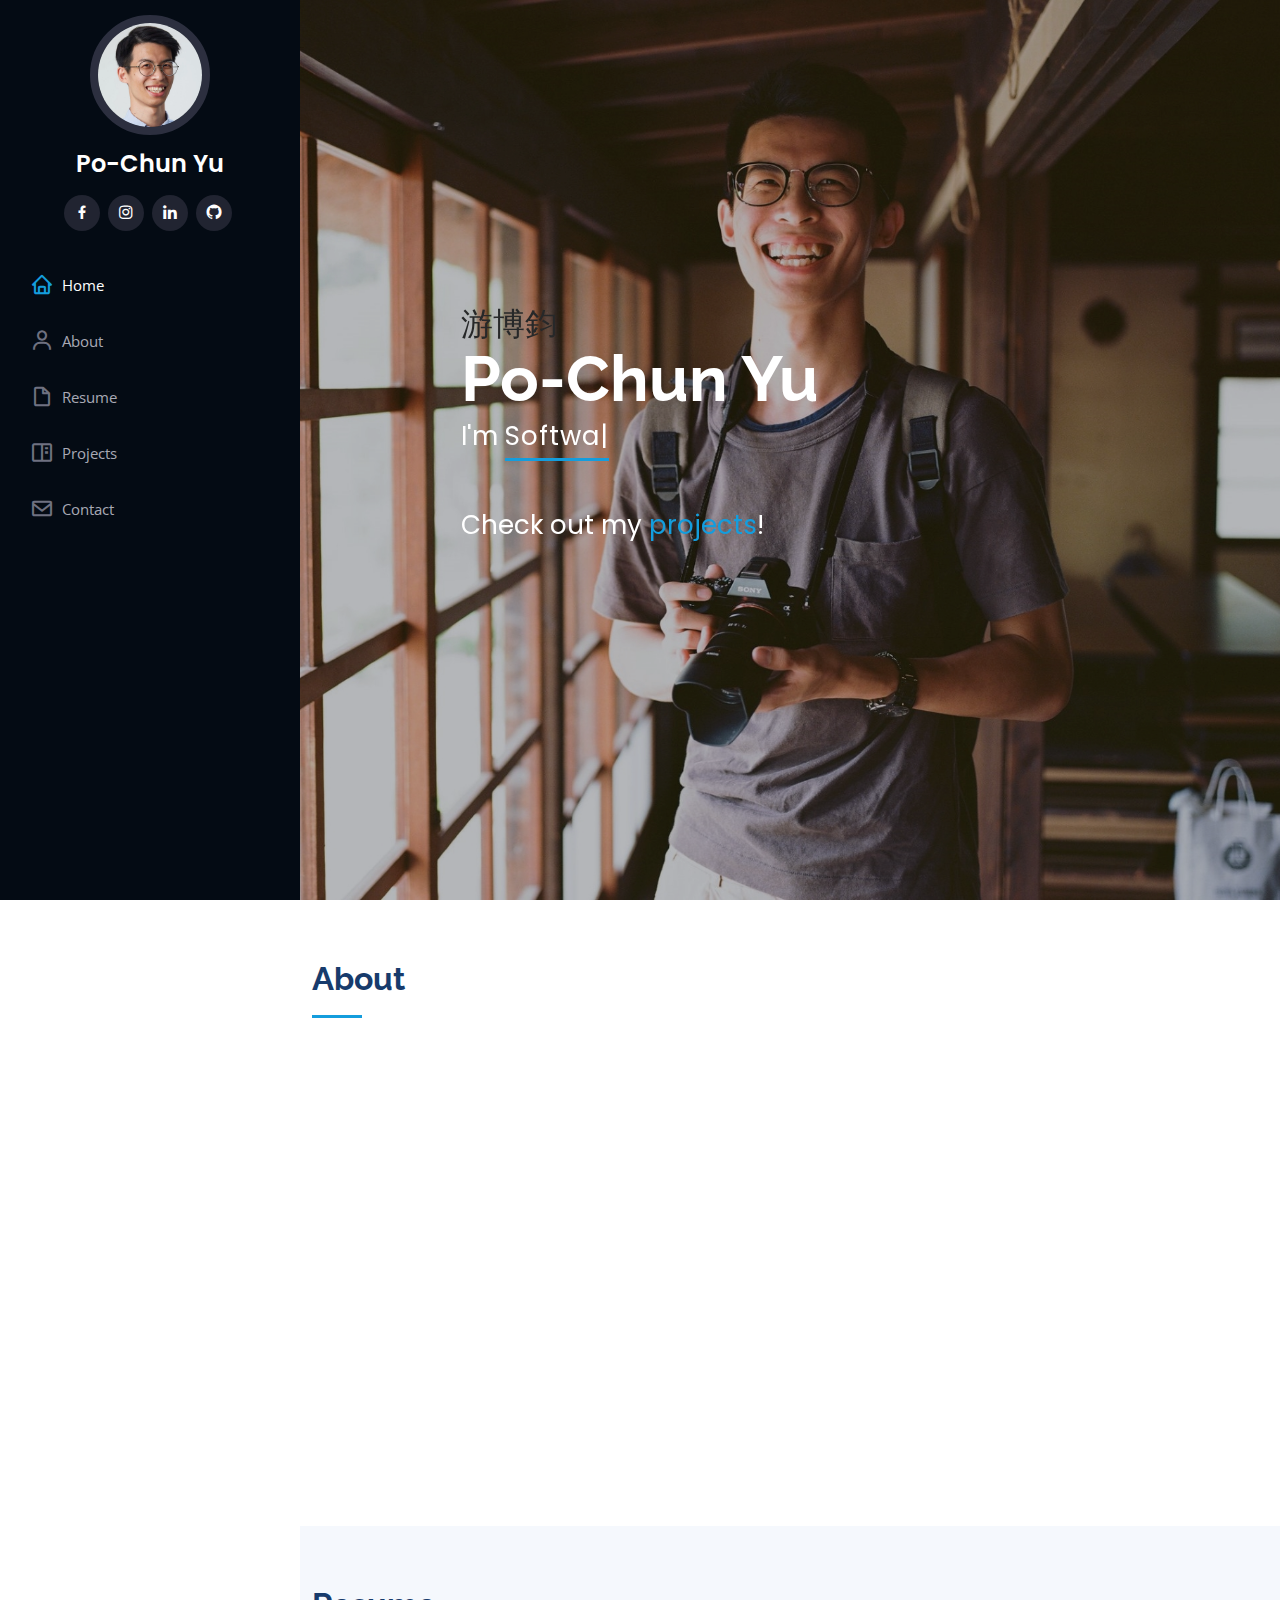
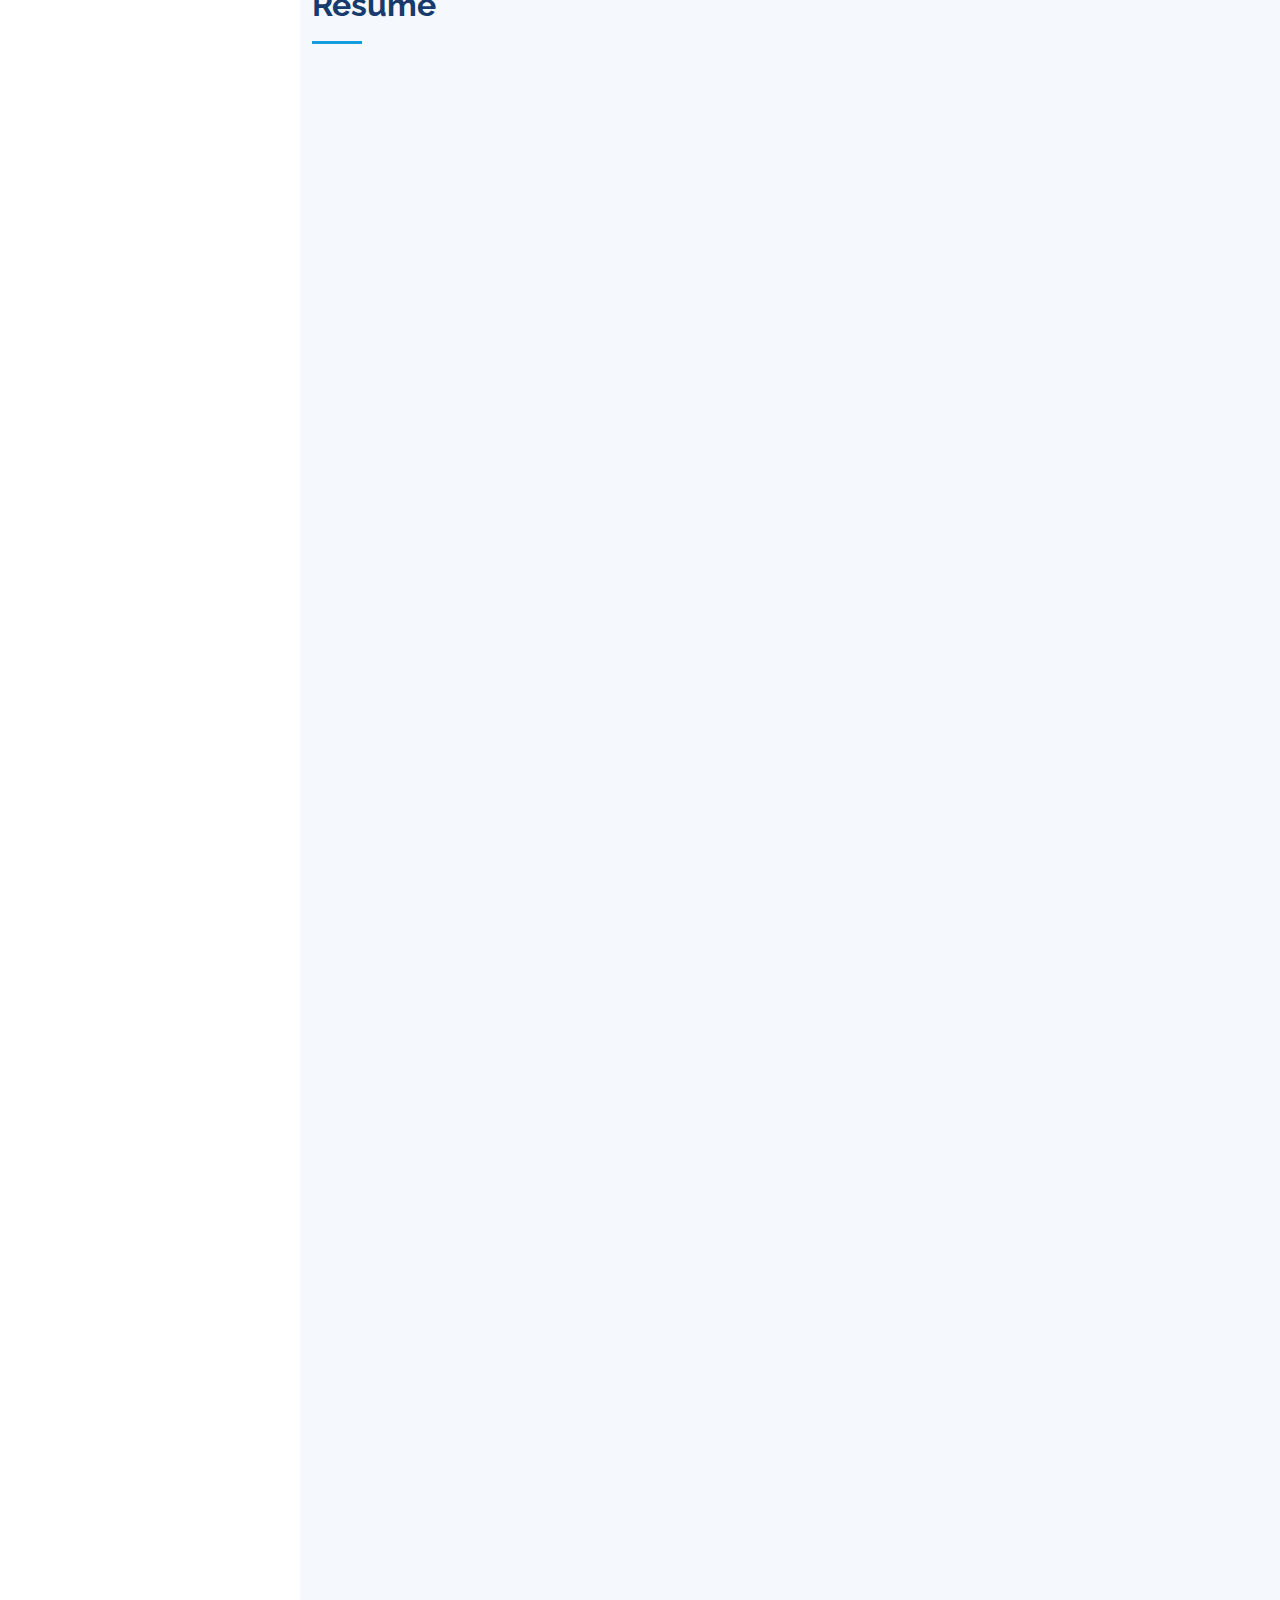
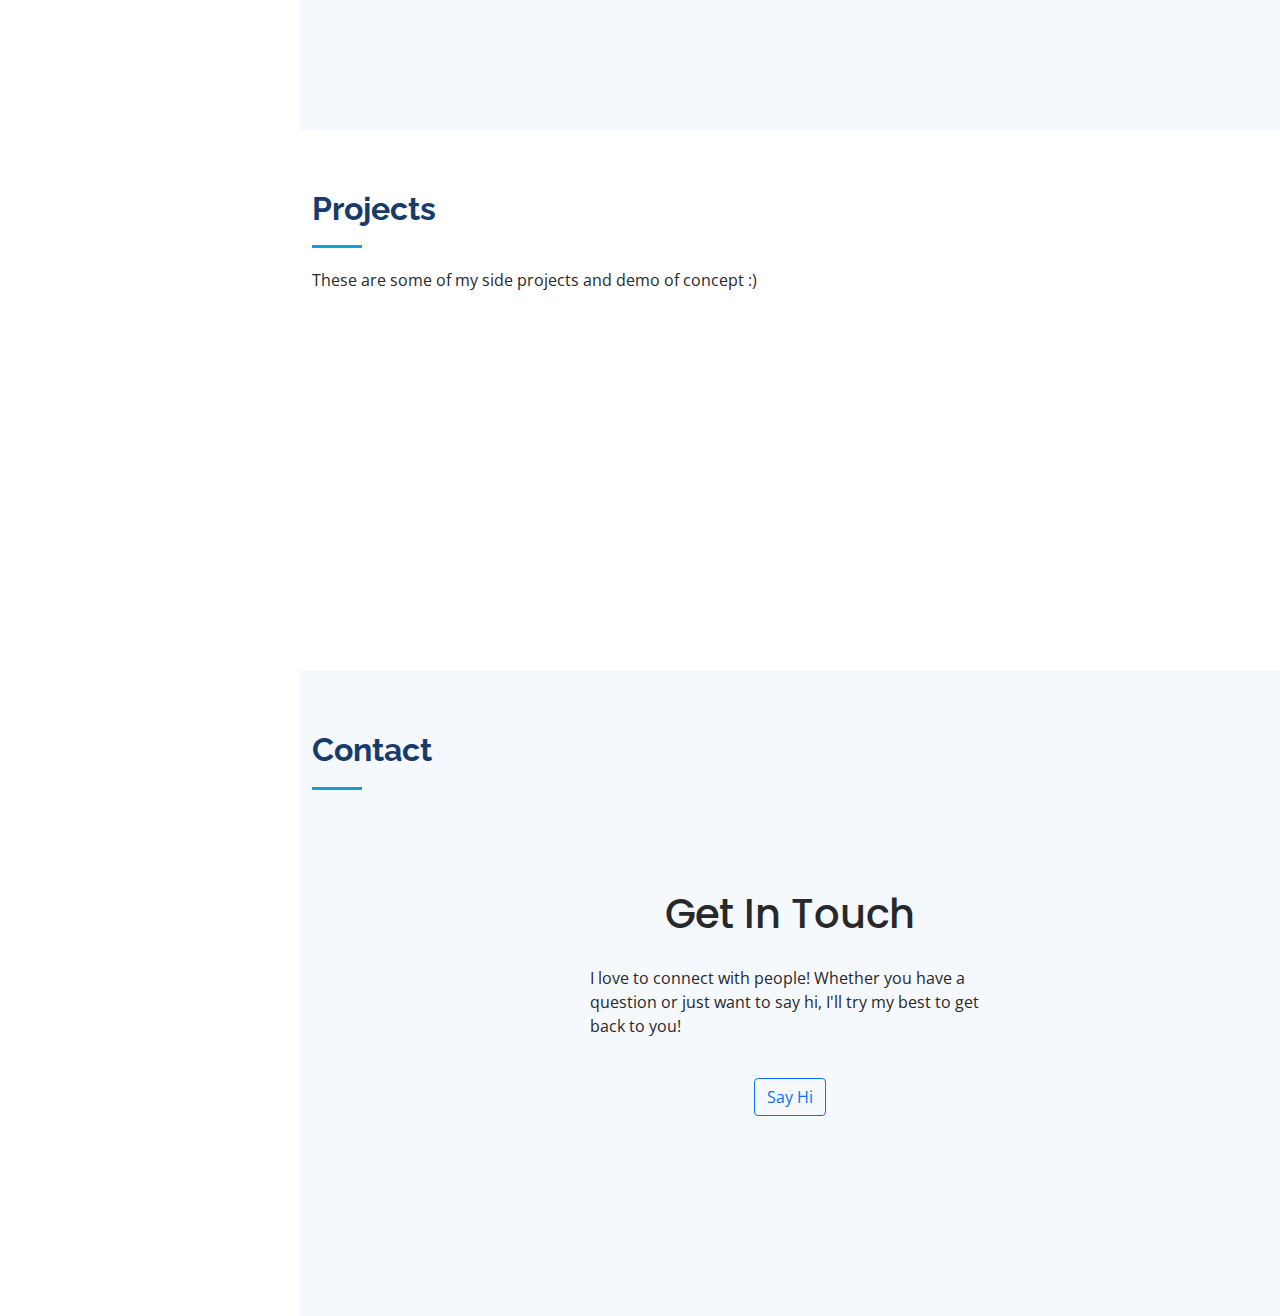
<file: index.html>
<!DOCTYPE html>
<html lang="en">

<head>
  <meta charset="utf-8">
  <meta content="width=device-width, initial-scale=1.0" name="viewport">

  <title>Hello, I am Po-Chun Yu</title>
  <meta content="" name="description">
  <meta content="" name="keywords">

  <!-- jQuery-->
  <script src="https://ajax.googleapis.com/ajax/libs/jquery/3.6.0/jquery.min.js"></script>

  <!-- Favicons -->
  <link href="assets/img/favicon.png" rel="icon">
  <link href="assets/img/apple-touch-icon.png" rel="apple-touch-icon">

  <!-- Google Fonts -->
  <link href="https://fonts.googleapis.com/css?family=Open+Sans:300,300i,400,400i,600,600i,700,700i|Raleway:300,300i,400,400i,500,500i,600,600i,700,700i|Poppins:300,300i,400,400i,500,500i,600,600i,700,700i" rel="stylesheet">
  <link href="https://fonts.googleapis.com/css2?family=Noto+Sans+TC:wght@500&display=swap" rel="stylesheet">

  <!-- Vendor CSS Files -->
  <link href="assets/vendor/aos/aos.css" rel="stylesheet">
  <link href="assets/vendor/bootstrap/css/bootstrap.min.css" rel="stylesheet">
  <link href="assets/vendor/bootstrap-icons/bootstrap-icons.css" rel="stylesheet">
  <link href="assets/vendor/boxicons/css/boxicons.min.css" rel="stylesheet">
  <link href="assets/vendor/glightbox/css/glightbox.min.css" rel="stylesheet">
  <link href="assets/vendor/swiper/swiper-bundle.min.css" rel="stylesheet">

  <!-- Template Main CSS File -->
  <link href="assets/css/style.css" rel="stylesheet">
  <!-- Loader CSS File -->
  <link href="assets/css/loader.css" rel="stylesheet">


  <!-- Global site tag (gtag.js) - Google Analytics -->
  <script async src="https://www.googletagmanager.com/gtag/js?id=G-JDWPZYNEE0"></script>
  <script>
    window.dataLayer = window.dataLayer || [];
    function gtag(){dataLayer.push(arguments);}
    gtag('js', new Date());

    gtag('config', 'G-JDWPZYNEE0');
  </script>
</head>

<body>
  <!-- Loader -->
  <div class="loader-wrapper">
    <span class="loader"><span class="loader-inner"></span></span>
  </div>
  <script>
      $(window).on("load",function(){
        $(".loader-wrapper").fadeOut("slow");
      });
  </script>

  <!-- ======= Mobile nav toggle button ======= -->
  <i class="bi bi-list mobile-nav-toggle d-xl-none"></i>

  <!-- ======= Header ======= -->
  <header id="header">
    <div class="d-flex flex-column">

      <div class="profile">
        <img src="assets/img/profile-img.webp" alt="" class="img-fluid rounded-circle">
        <h1 class="text-light text-center"><a href="index.html">Po-Chun Yu</a></h1>
        <div class="social-links mt-3 text-center">
          <a href="https://www.facebook.com/alan0428a/" target="_blank" class="facebook"><i class="bx bxl-facebook"></i></a>
          <a href="https://www.instagram.com/fujicat39/" class="instagram"><i class="bx bxl-instagram"></i></a>
          <a href="https://www.linkedin.com/in/pochunyu/" target="_blank" class="linkedin"><i class="bx bxl-linkedin"></i></a>
          <a href="https://github.com/alan0428a/" target="_blank" class="github"><i class="bx bxl-github"></i></a>          
        </div>
      </div>

      <nav id="navbar" class="nav-menu navbar">
        <ul>
          <li><a href="#hero" class="nav-link scrollto active"><i class="bx bx-home"></i> <span>Home</span></a></li>
          <li><a href="#about" class="nav-link scrollto"><i class="bx bx-user"></i> <span>About</span></a></li>
          <li><a href="#resume" class="nav-link scrollto"><i class="bx bx-file-blank"></i> <span>Resume</span></a></li>
          <li><a href="#portfolio" class="nav-link scrollto"><i class="bx bx-book-content"></i> <span>Projects</span></a></li>
          <li><a href="#contact" class="nav-link scrollto"><i class="bx bx-envelope"></i> <span>Contact</span></a></li>
        </ul>
      </nav><!-- .nav-menu -->
    </div>
  </header><!-- End Header -->

  <!-- ======= Hero Section ======= -->
  <section id="hero" class="d-flex flex-column justify-content-center align-items-center">
    <div class="hero-container" data-aos="fade-in">
      <h2>游博鈞</h2>
      <h1>Po-Chun Yu</h1>
      <p>I'm <span class="typed" data-typed-items="Software Developer, Doer, Photographer"></span></p>
      <p>Check out my <a href="#portfolio">projects</a>!</p>
    </div>
  </section><!-- End Hero -->

  <main id="main">

    <!-- ======= About Section ======= -->
    <section id="about" class="about">
      <div class="container">
        <div class="section-title">
          <h2>About</h2>          
        </div>

        <div class="row">          
            <div class="col-lg-4" data-aos="fade-right">
              <img src="assets/img/profile-img.webp" class="img-fluid" alt="">
            </div>
            <div class="col-lg-8 pt-4 pt-lg-0 content" style="width: 500px;" data-aos="fade-left">
              <h3>Software Developer</h3>
              <p>Hi, I am a software developer with 5+ years of experience from Taiwan. I am always passionate to roll up my sleeves to build software that solves <strong>real-world</strong> problems.</p>
              <p>I have worked at 
                <a href="https://en.smasoft-tech.com/" target="_blank">a start-up</a>, 
                <a href="https://www.hidglobal.com/" target="_blank">a multinational company</a>. 
                My main focus is building <strong>smart manufacturing</strong> systems, that help companies achieve
                <strong>digital transformation</strong>.
              </p>
              <p>
                Here are a few technologies I've been working with recently:
                <div class="row">
                  <div class="col-lg-6">
                    <ul>
                      <li><i class="bi bi-chevron-right"></i> <span>C#</span></li>
                      <li><i class="bi bi-chevron-right"></i> <span>ASP .NET Core</span></li>
                      <li><i class="bi bi-chevron-right"></i> <span>React.js</span></li>
                      <li><i class="bi bi-chevron-right"></i> <span>Docker</span></li>
                    </ul>
                  </div>
                  <div class="col-lg-6">
                    <ul>
                      <li><i class="bi bi-chevron-right"></i> <span>MySQL</span></li>
                      <li><i class="bi bi-chevron-right"></i> <span>RabbitMQ</span></li>
                      <li><i class="bi bi-chevron-right"></i> <span>Jenkins</span></li>
                      <li><i class="bi bi-chevron-right"></i> <span>Azure</span></li>
                    </ul>
                  </div>
                </div>
              </p>
            </div>
        </div>


      </div>
    </section><!-- End About Section -->    

    <!-- ======= Resume Section ======= -->
    <section id="resume" class="resume section-bg">
      <div class="container">

        <div class="section-title">
          <h2>Resume</h2>
        </div>

        <div class="row">
          <div class="col-lg-6" data-aos="fade-up">
            <h3 class="resume-title">Sumary</h3>
            <div class="resume-item pb-0">
              <h4>Po Chun, Yu</h4>
              <p><em>Innovative and passionate Software Developer with 5+ years of experience building and developing smart manufacturing systems.</em></p>
              <ul>
                <li>Taipei, Taiwan</li>
                <li>pochun.yu.alan@gmail.com</li>
              </ul>
            </div>

            <h3 class="resume-title">Education</h3>
            <div class="resume-item">
              <h4>Bachelor of Science in Mechatronics</h4>
              <h5>2011 - 2016</h5>
              <p><em>National Cheng Kung University, Tainan, Taiwan</em></p>
              <li>Final 60 GPA: 3.8/4.0</li>
              <li>Honor: Academic Excellence Award(Top 5%)</li>
            </div>
            <div class="resume-item">
              <h4>Student Exchange Program</h4>
              <h5>2015 - 2015</h5>
              <p><em>Queensland University of Technology, Brisbane, Australia</em></p>
              <p>Collaborated in developing Festo PLC pneumatic control system in a team of 3 students</p>
            </div>
          </div>
          <div class="col-lg-6" data-aos="fade-up" data-aos-delay="100">
            <h3 class="resume-title">Professional Experience</h3>
            <div class="resume-item">
              <h4>Senior software Engineer</h4>
              <h5>2020 - Present</h5>
              <p><em>HID Global, Taipei, Taiwan </em></p>
              <ul>
                <li>Built Real-Time WebUI to show manufacturing statistics, e.g., UPH and yield rate. The system has process 120k units in the mass-production stage</li>
                <li>Built Production Server which parses logs from test stations in production lines. Reduced data latency from 1 day to 3 minutes</li>
                <li>Built scalable services by Docker, Actor Framework, Blazor, and EF Core</li>
                <li>Built the tunning and data collection tool with intuitive UI for capacitive fingerprint devices using WPF with MVVM pattern</li>
              </ul>
            </div>
            <div class="resume-item">
              <h4>Software development lead</h4>
              <h5>2019 - 2020</h5>
              <p><em>Smasoft, Taipei, Taiwan</em></p>
              <ul>
                <li>Mentored junior developers in OKR practices. Having experience of leading a team of 3</li>
                <li>Built manufacturing process control system (about 30 machines) and records data to database(MSSQL) by ASP .Net Core and Blazor. The system has also integrated with 3rd party's MES</li>
                <li>Built CI/CD system on GitLab and establish issue-driven development flow which enhances the software team's development speed</li>
                <li>Improved software delivery by migrating from Windows Installer to Microsoft Azure Blob Service, which allows users to upgrade or downgrade software smoothly</li>
              </ul>
            </div>
            <div class="resume-item">
              <h4>Senior software application engineer</h4>
              <h5>2017 - 2019</h5>
              <p><em>Smasoft, Taipei, Taiwan</em></p>
              <ul>
                <li>Developed robotic arm auto-recovery feature, that reduced downtime by 80%</li>
                <li>Led robotic arm control software development which integrated machine vision with multiple robotic arms (ABB, Epson, Denso, TM...)</li>
                <li>Completed 3/9 stands in a production line automation project by robotic arm control and machine vision at USI Kunshan, China</li>
              </ul>
            </div>
            <div class="resume-item">
              <h4>Software Engineer</h4>
              <h5>2016 - 2017</h5>
              <p><em>Himax, Tainan, Taiwan</em></p>
              <ul>
                <li>Conducted C# software development which integrates previous software for internal debugging and factory end testing. It allows the firmware team and FAE to observe and tune IC performance</li>
              </ul>
            </div>
          </div>
        </div>

      </div>
    </section><!-- End Resume Section -->

    <!-- ======= Portfolio Section ======= -->
    <section id="portfolio" class="portfolio">
      <div class="container">

        <div class="section-title">
          <h2>Projects</h2>
          <p>These are some of my side projects and demo of concept :)</p>
        </div>

        <div class="row" data-aos="fade-up">
          <div class="col-lg-12 d-flex justify-content-center">
            <ul id="portfolio-flters">
              <li data-filter="*" class="filter-active">All</li>
              <li data-filter=".filter-manufacturing">Manufacturing</li>
              <li data-filter=".filter-robotic">Robotic</li>
              <li data-filter=".filter-web">Web</li>
            </ul>
          </div>
        </div>

        <div class="row portfolio-container" data-aos="fade-up" data-aos-delay="100">

          <div class="col-lg-4 col-md-6 portfolio-item filter-manufacturing filter-web">
            <div class="portfolio-wrap">
              <div>
                <img src="assets/img/portfolio/smart-factory/production-server-1.webp" class="img-fluid" alt="">
              </div>              
              <div class="portfolio-title">Smart Factory Dashboard</div>
              <div class="portfolio-links">
                <a href="projects/smart-factory.html" title="More Details"><i class="bx bx-link"></i></a>
              </div>
            </div>
          </div>

          <div class="col-lg-4 col-md-6 portfolio-item filter-robotic filter-manufacturing">
            <div class="portfolio-wrap">
              <img src="assets/img/portfolio/agv-ros2/nav-cover.webp" class="img-fluid" alt="">
              <div class="portfolio-title">AGV Control System</div>
              <div class="portfolio-links">
                <a href="projects/agv-ros2.html" title="More Details"><i class="bx bx-link"></i></a>
              </div>
            </div>
          </div>

          <div class="col-lg-4 col-md-6 portfolio-item filter-web">
            <div class="portfolio-wrap">
              <img src="assets/img/portfolio/master-app/masterapp-1.webp" class="img-fluid" alt="">
              <div class="portfolio-title">Master Application Query</div>
              <div class="portfolio-links">
                <a href="projects/master-app.html" title="More Details"><i class="bx bx-link"></i></a>
              </div>
            </div>
          </div>
        </div>

      </div>
    </section><!-- End Portfolio Section -->

    <!-- ======= Contact Section ======= -->
    <section id="contact" class="contact section-bg">
      <div class="container">

        <div class="section-title">
          <h2>Contact</h2>
        </div>

        <div class="d-flex  flex-column content">
          <h3>Get In Touch</h3>
          <p>
            I love to connect with people! Whether you have a question or just want to say hi, I'll try my best to get back to you!
          </p>
          <a type="button" class="btn btn-outline-primary btn-send-mail" href="mailto:pochun.yu.alan@gmail.com" rel="noopener noreferrer" target="_blank">Say Hi</a>
        </div>

      </div>
    </section><!-- End Contact Section -->

  </main><!-- End #main -->

  <!-- ======= Footer ======= -->
  <footer id="footer">
    <div class="container">
    </div>
  </footer><!-- End  Footer -->

  <a href="#" class="back-to-top d-flex align-items-center justify-content-center"><i class="bi bi-arrow-up-short"></i></a>

  <!-- Vendor JS Files -->
  <script src="assets/vendor/aos/aos.js"></script>
  <script src="assets/vendor/bootstrap/js/bootstrap.bundle.min.js"></script>
  <script src="assets/vendor/glightbox/js/glightbox.min.js"></script>
  <script src="assets/vendor/isotope-layout/isotope.pkgd.min.js"></script>
  <script src="assets/vendor/purecounter/purecounter.js"></script>
  <script src="assets/vendor/swiper/swiper-bundle.min.js"></script>
  <script src="assets/vendor/typed.js/typed.min.js"></script>
  <script src="assets/vendor/waypoints/noframework.waypoints.js"></script>

  <!-- Template Main JS File -->
  <script src="assets/js/main.js"></script>
</body>

</html>
</file>
<file: assets/css/loader.css>
.loader-wrapper {
    width: 100%;
    height: 100%;
    position: absolute;
    top: 0;
    left: 0;
    background-color: #242f3f;
    display:flex;
    justify-content: center;
    align-items: center;
  }
  .loader {
    display: inline-block;
    width: 30px;
    height: 30px;
    position: relative;
    border: 4px solid #Fff;
    animation: loader 2s infinite ease;
  }
  .loader-inner {
    vertical-align: top;
    display: inline-block;
    width: 100%;
    background-color: #fff;
    animation: loader-inner 2s infinite ease-in;
  }
  @keyframes loader {
    0% { transform: rotate(0deg);}
    25% { transform: rotate(180deg);}
    50% { transform: rotate(180deg);}
    75% { transform: rotate(360deg);}
    100% { transform: rotate(360deg);}
  }
  @keyframes loader-inner {
    0% { height: 0%;}
    25% { height: 0%;}
    50% { height: 100%;}
    75% { height: 100%;}
    100% { height: 0%;}
  }
</file>
<file: assets/css/style.css>
/**
* Template Name: iPortfolio - v3.3.0
* Template URL: https://bootstrapmade.com/iportfolio-bootstrap-portfolio-websites-template/
* Author: BootstrapMade.com
* License: https://bootstrapmade.com/license/
*/

/*--------------------------------------------------------------
# General
--------------------------------------------------------------*/
body {
  font-family: "Open Sans", sans-serif;
  color: #272829;
}

a {
  color: #149ddd;
  text-decoration: none;
}

a:hover {
  color: #37b3ed;
  text-decoration: none;
}

h1, h2, h3, h4, h5, h6 {
  font-family: "Raleway", sans-serif;
}

/*--------------------------------------------------------------
# Back to top button
--------------------------------------------------------------*/
.back-to-top {
  position: fixed;
  visibility: hidden;
  opacity: 0;
  right: 15px;
  bottom: 15px;
  z-index: 996;
  background: #149ddd;
  width: 40px;
  height: 40px;
  border-radius: 50px;
  transition: all 0.4s;
}

.back-to-top i {
  font-size: 28px;
  color: #fff;
  line-height: 0;
}

.back-to-top:hover {
  background: #2eafec;
  color: #fff;
}

.back-to-top.active {
  visibility: visible;
  opacity: 1;
}

/*--------------------------------------------------------------
# Header
--------------------------------------------------------------*/
#header {
  position: fixed;
  top: 0;
  left: 0;
  bottom: 0;
  width: 300px;
  transition: all ease-in-out 0.5s;
  z-index: 9997;
  transition: all 0.5s;
  padding: 0 15px;
  background: #040b14;
  overflow-y: auto;
}

#header .profile img {
  margin: 15px auto;
  display: block;
  width: 120px;
  border: 8px solid #2c2f3f;
}

#header .profile h1 {
  font-size: 24px;
  margin: 0;
  padding: 0;
  font-weight: 600;
  -moz-text-align-last: center;
  text-align-last: center;
  font-family: "Poppins", sans-serif;
}

#header .profile h1 a, #header .profile h1 a:hover {
  color: #fff;
  text-decoration: none;
}

#header .profile .social-links a {
  font-size: 18px;
  display: inline-block;
  background: #212431;
  color: #fff;
  line-height: 1;
  padding: 8px 0;
  margin-right: 4px;
  border-radius: 50%;
  text-align: center;
  width: 36px;
  height: 36px;
  transition: 0.3s;
}

#header .profile .social-links a:hover {
  background: #149ddd;
  color: #fff;
  text-decoration: none;
}

#main {
  margin-left: 300px;
}

@media (max-width: 1199px) {
  #header {
    left: -300px;
  }
  #main {
    margin-left: 0;
  }
}

/*--------------------------------------------------------------
# Navigation Menu
--------------------------------------------------------------*/
/* Desktop Navigation */
.nav-menu {
  padding: 30px 0 0 0;
}

.nav-menu * {
  margin: 0;
  padding: 0;
  list-style: none;
}

.nav-menu > ul > li {
  position: relative;
  white-space: nowrap;
}

.nav-menu a, .nav-menu a:focus {
  display: flex;
  align-items: center;
  color: #a8a9b4;
  padding: 12px 15px;
  margin-bottom: 8px;
  transition: 0.3s;
  font-size: 15px;
}

.nav-menu a i, .nav-menu a:focus i {
  font-size: 24px;
  padding-right: 8px;
  color: #6f7180;
}

.nav-menu a:hover, .nav-menu .active, .nav-menu .active:focus, .nav-menu li:hover > a {
  text-decoration: none;
  color: #fff;
}

.nav-menu a:hover i, .nav-menu .active i, .nav-menu .active:focus i, .nav-menu li:hover > a i {
  color: #149ddd;
}

/* Mobile Navigation */
.mobile-nav-toggle {
  position: fixed;
  right: 15px;
  top: 15px;
  z-index: 9998;
  border: 0;
  font-size: 24px;
  transition: all 0.4s;
  outline: none !important;
  background-color: #149ddd;
  color: #fff;
  width: 40px;
  height: 40px;
  display: inline-flex;
  align-items: center;
  justify-content: center;
  line-height: 0;
  border-radius: 50px;
  cursor: pointer;
}

.mobile-nav-active {
  overflow: hidden;
}

.mobile-nav-active #header {
  left: 0;
}

/*--------------------------------------------------------------
# Hero Section
--------------------------------------------------------------*/
#hero {
  width: 100%;
  height: 100vh;
  background: url("../img/hero-bg.webp") top center;
  background-size: cover;
}

#hero:before {
  content: "";
  background: rgba(5, 13, 24, 0.3);
  position: absolute;
  bottom: 0;
  top: 0;
  left: 0;
  right: 0;
  z-index: 1;
}

#hero .hero-container {
  position: relative;
  z-index: 2;
  min-width: 300px;
}

#hero h1 {
  margin: 0 0 10px 0;
  font-size: 64px;
  font-weight: 700;
  line-height: 56px;
  color: #fff;
}

#hero p {
  color: #fff;
  margin-bottom: 50px;
  font-size: 26px;
  font-family: "Poppins", sans-serif;
}

#hero p span {
  color: #fff;
  padding-bottom: 4px;
  letter-spacing: 1px;
  border-bottom: 3px solid #149ddd;
}

@media (min-width: 1024px) {
  #hero {
    background-attachment: fixed;
  }
}

@media (max-width: 768px) {
  #hero h1 {
    font-size: 28px;
    line-height: 36px;
  }
  #hero h2 {
    font-size: 18px;
    line-height: 24px;
    margin-bottom: 30px;
  }
}

/*--------------------------------------------------------------
# Sections General
--------------------------------------------------------------*/
section {
  padding: 60px 0;
  overflow: hidden;
}

.section-bg {
  background: #f5f8fd;
}

.section-title {
  padding-bottom: 30px;
}

.section-title h2 {
  font-size: 32px;
  font-weight: bold;
  margin-bottom: 20px;
  padding-bottom: 20px;
  position: relative;
  color: #173b6c;
}

.section-title h2::after {
  content: '';
  position: absolute;
  display: block;
  width: 50px;
  height: 3px;
  background: #149ddd;
  bottom: 0;
  left: 0;
}

.section-title p {
  margin-bottom: 0;
}

/*--------------------------------------------------------------
# About
--------------------------------------------------------------*/
.about .content h3 {
  font-weight: 700;
  font-size: 26px;
  color: #173b6c;
}

.about .content ul {
  list-style: none;
  padding: 0;
}

.about .content ul li {
  margin-bottom: 10px;
  display: flex;
  align-items: center;
}

.about .content ul strong {
  margin-right: 10px;
}

.about .content ul i {
  font-size: 16px;
  margin-right: 5px;
  color: #149ddd;
  line-height: 0;
}

.about .content ul span {
  font-family: monospace;
}

.about .content p:last-child {
  margin-bottom: 0;
}



/*--------------------------------------------------------------
# Facts
--------------------------------------------------------------*/
.facts {
  padding-bottom: 30px;
}

.facts .count-box {
  padding: 30px;
  width: 100%;
}

.facts .count-box i {
  display: block;
  font-size: 44px;
  color: #149ddd;
  float: left;
  line-height: 0;
}

.facts .count-box span {
  font-size: 48px;
  line-height: 40px;
  display: block;
  font-weight: 700;
  color: #050d18;
  margin-left: 60px;
}

.facts .count-box p {
  padding: 15px 0 0 0;
  margin: 0 0 0 60px;
  font-family: "Raleway", sans-serif;
  font-size: 14px;
  color: #122f57;
}

.facts .count-box a {
  font-weight: 600;
  display: block;
  margin-top: 20px;
  color: #122f57;
  font-size: 15px;
  font-family: "Poppins", sans-serif;
  transition: ease-in-out 0.3s;
}

.facts .count-box a:hover {
  color: #1f5297;
}

/*--------------------------------------------------------------
# Skills
--------------------------------------------------------------*/
.skills .progress {
  height: 60px;
  display: block;
  background: none;
  border-radius: 0;
}

.skills .progress .skill {
  padding: 0;
  margin: 0 0 6px 0;
  text-transform: uppercase;
  display: block;
  font-weight: 600;
  font-family: "Poppins", sans-serif;
  color: #050d18;
}

.skills .progress .skill .val {
  float: right;
  font-style: normal;
}

.skills .progress-bar-wrap {
  background: #dce8f8;
  height: 10px;
}

.skills .progress-bar {
  width: 1px;
  height: 10px;
  transition: .9s;
  background-color: #149ddd;
}

/*--------------------------------------------------------------
# Resume
--------------------------------------------------------------*/
.resume .resume-title {
  font-size: 26px;
  font-weight: 700;
  margin-top: 20px;
  margin-bottom: 20px;
  color: #050d18;
}

.resume .resume-item {
  padding: 0 0 20px 20px;
  margin-top: -2px;
  border-left: 2px solid #1f5297;
  position: relative;
}

.resume .resume-item h4 {
  line-height: 18px;
  font-size: 18px;
  font-weight: 600;
  text-transform: uppercase;
  font-family: "Poppins", sans-serif;
  color: #050d18;
  margin-bottom: 10px;
}

.resume .resume-item h5 {
  font-size: 16px;
  background: #e4edf9;
  padding: 5px 15px;
  display: inline-block;
  font-weight: 600;
  margin-bottom: 10px;
}

.resume .resume-item ul {
  padding-left: 20px;
}

.resume .resume-item ul li {
  padding-bottom: 10px;
}

.resume .resume-item:last-child {
  padding-bottom: 0;
}

.resume .resume-item::before {
  content: "";
  position: absolute;
  width: 16px;
  height: 16px;
  border-radius: 50px;
  left: -9px;
  top: 0;
  background: #fff;
  border: 2px solid #1f5297;
}

/*--------------------------------------------------------------
# Portfolio
--------------------------------------------------------------*/
.portfolio .portfolio-item {
  margin-bottom: 30px;
}

.portfolio #portfolio-flters {
  padding: 0;
  margin: 0 auto 35px auto;
  list-style: none;
  text-align: center;
  background: #fff;
  border-radius: 50px;
  padding: 2px 15px;
}

.portfolio #portfolio-flters li {
  cursor: pointer;
  display: inline-block;
  padding: 10px 15px 8px 15px;
  font-size: 14px;
  font-weight: 600;
  line-height: 1;
  text-transform: uppercase;
  color: #272829;
  margin-bottom: 5px;
  transition: all 0.3s ease-in-out;
}

.portfolio #portfolio-flters li:hover, .portfolio #portfolio-flters li.filter-active {
  color: #149ddd;
}

.portfolio #portfolio-flters li:last-child {
  margin-right: 0;
}

.portfolio .portfolio-wrap {
  border: 2px #DEE3E9 solid;
  transition: 0.3s;
  position: relative;
  overflow: hidden;
  z-index: 1;
}

.portfolio .portfolio-wrap .portfolio-title{
  position: absolute;
  top: 50%;
  left: 50%;  
  margin: 0;
  transform: translate(-50%, -50%);
  color: black;
  font-size: 28px;
  opacity:0;
  transition: all ease-in-out 0.3s;
  z-index: 10;
}

.portfolio .portfolio-wrap::before {
  content: "";
  background: rgba(255, 255, 255, 0.5);
  position: absolute;
  left: 0;
  right: 0;
  top: 0;
  bottom: 0;
  transition: all ease-in-out 0.3s;
  z-index: 2;
  opacity: 0;
}

.portfolio .portfolio-wrap .portfolio-links {
  opacity: 1;
  left: 0;
  right: 0;
  bottom: -60px;
  z-index: 3;
  position: absolute;
  transition: all ease-in-out 0.3s;
  display: flex;
  justify-content: center;
}

.portfolio .portfolio-wrap .portfolio-links a {
  color: #fff;
  font-size: 28px;
  text-align: center;
  background: rgba(20, 157, 221, 0.75);
  transition: 0.3s;
  /* width: 50%; */
  width: 100%;
}

.portfolio .portfolio-wrap .portfolio-links a:hover {
  background: rgba(20, 157, 221, 0.95);
}

.portfolio .portfolio-wrap .portfolio-links a + a {
  border-left: 1px solid #37b3ed;
}

.portfolio .portfolio-wrap:hover::before {
  top: 0;
  left: 0;
  right: 0;
  bottom: 0;
  opacity: 1;
}

.portfolio .portfolio-wrap:hover .portfolio-links {
  opacity: 1;
  bottom: 0;
}

.portfolio .portfolio-wrap:hover .portfolio-title {
  opacity: 1;
}

/*--------------------------------------------------------------
# Portfolio Details
--------------------------------------------------------------*/
.portfolio-details {
  padding-top: 40px;
}

.portfolio-details .portfolio-details-slider img {
  width: 100%;
}

.portfolio-details .portfolio-details-slider .swiper-pagination {
  margin-top: 20px;
  position: relative;
}

.portfolio-details .portfolio-details-slider .swiper-pagination .swiper-pagination-bullet {
  width: 12px;
  height: 12px;
  background-color: #fff;
  opacity: 1;
  border: 1px solid #149ddd;
}

.portfolio-details .portfolio-details-slider .swiper-pagination .swiper-pagination-bullet-active {
  background-color: #149ddd;
}

.portfolio-details .portfolio-info {
  padding: 30px;
  box-shadow: 0px 0 30px rgba(5, 13, 24, 0.08);
}

.portfolio-details .portfolio-info h3 {
  font-size: 22px;
  font-weight: 700;
  margin-bottom: 20px;
  padding-bottom: 20px;
  border-bottom: 1px solid #eee;
}

.portfolio-details .portfolio-info ul {
  list-style: none;
  padding: 0;
  font-size: 15px;
  margin-bottom: 0px;
}

.portfolio-details .portfolio-info ul li + li {
  margin-top: 10px;
}

.portfolio-details .portfolio-description {
  padding-top: 30px;
  padding-left: 10px;
  padding-right: 10px;
}

.portfolio-details .portfolio-description h2 {
  font-size: 26px;
  font-weight: 700;
  margin-bottom: 20px;
}

.portfolio-details .portfolio-description p {
  padding: 0;
}

.portfolio-details .portfolio-content {
  max-width: 800px;
  margin: 30px auto;
}
.portfolio-details .portfolio-content img {
  width: 100% !important;
  border-style: solid;
  border-color:rgba(0, 0, 0, 0.1);
  margin: 10px 0px;
}
.portfolio-details .portfolio-content h4 {
  margin-top: 10px;
  margin-bottom: 0px;
  color:#6f7180;
}

.portfolio-details video {
    width: 100% !important;
    height: auto !important;
}

.portfolio-details .stack-wrapper ul {
  margin-top: 10px;
}

.portfolio-details .stack-wrapper ul i {
  font-size: 16px;
  margin-right: 10px;
  color: #149ddd;
  line-height: 0;
}
/*--------------------------------------------------------------
# Services
--------------------------------------------------------------*/
.services .icon-box {
  margin-bottom: 20px;
}

.services .icon {
  float: left;
  display: flex;
  align-items: center;
  justify-content: center;
  width: 54px;
  height: 54px;
  background: #149ddd;
  border-radius: 50%;
  transition: 0.5s;
  border: 1px solid #149ddd;
}

.services .icon i {
  color: #fff;
  font-size: 24px;
  line-height: 0;
}

.services .icon-box:hover .icon {
  background: #fff;
}

.services .icon-box:hover .icon i {
  color: #149ddd;
}

.services .title {
  margin-left: 80px;
  font-weight: 700;
  margin-bottom: 15px;
  font-size: 18px;
}

.services .title a {
  color: #343a40;
}

.services .title a:hover {
  color: #149ddd;
}

.services .description {
  margin-left: 80px;
  line-height: 24px;
  font-size: 14px;
}

/*--------------------------------------------------------------
# Testimonials
--------------------------------------------------------------*/
.testimonials .testimonial-item {
  box-sizing: content-box;
  text-align: center;
  min-height: 320px;
}

.testimonials .testimonial-item .testimonial-img {
  width: 90px;
  border-radius: 50%;
  margin: 0 auto;
}

.testimonials .testimonial-item h3 {
  font-size: 18px;
  font-weight: bold;
  margin: 10px 0 5px 0;
  color: #111;
}

.testimonials .testimonial-item h4 {
  font-size: 14px;
  color: #999;
  margin: 0;
}

.testimonials .testimonial-item .quote-icon-left, .testimonials .testimonial-item .quote-icon-right {
  color: #c3e8fa;
  font-size: 26px;
}

.testimonials .testimonial-item .quote-icon-left {
  display: inline-block;
  left: -5px;
  position: relative;
}

.testimonials .testimonial-item .quote-icon-right {
  display: inline-block;
  right: -5px;
  position: relative;
  top: 10px;
}

.testimonials .testimonial-item p {
  font-style: italic;
  margin: 0 15px 15px 15px;
  padding: 20px;
  background: #fff;
  position: relative;
  margin-bottom: 35px;
  border-radius: 6px;
  box-shadow: 0px 2px 15px rgba(0, 0, 0, 0.1);
}

.testimonials .testimonial-item p::after {
  content: "";
  width: 0;
  height: 0;
  border-top: 20px solid #fff;
  border-right: 20px solid transparent;
  border-left: 20px solid transparent;
  position: absolute;
  bottom: -20px;
  left: calc(50% - 20px);
}

.testimonials .swiper-pagination {
  margin-top: 20px;
  position: relative;
}

.testimonials .swiper-pagination .swiper-pagination-bullet {
  width: 12px;
  height: 12px;
  background-color: #fff;
  opacity: 1;
  border: 1px solid #149ddd;
}

.testimonials .swiper-pagination .swiper-pagination-bullet-active {
  background-color: #149ddd;
}

/*--------------------------------------------------------------
# Contact
--------------------------------------------------------------*/
.contact {
  padding-bottom: 130px;
}

.contact .content{
  max-width: 400px;
  margin: 50px auto;
}

.contact .content h3{
  text-align: center;
  font-size: clamp(40px, 5vw, 40px);
  font-family: 'Poppins', sans-serif;
}
.contact .content p{
  margin: 20px 0px;
}

.contact .content .btn-send-mail{
  margin: 20px 0px;
  align-self: center;
}

.contact .info {
  padding: 30px;
  background: #fff;
  width: 100%;
  box-shadow: 0 0 24px 0 rgba(0, 0, 0, 0.12);
}

.contact .info i {
  font-size: 20px;
  color: #149ddd;
  float: left;
  width: 44px;
  height: 44px;
  background: #dff3fc;
  display: flex;
  justify-content: center;
  align-items: center;
  border-radius: 50px;
  transition: all 0.3s ease-in-out;
}

.contact .info h4 {
  padding: 0 0 0 60px;
  font-size: 22px;
  font-weight: 600;
  margin-bottom: 5px;
  color: #050d18;
}

.contact .info p {
  padding: 0 0 10px 60px;
  margin-bottom: 20px;
  font-size: 14px;
  color: #173b6c;
}

.contact .info .email p {
  padding-top: 5px;
}

.contact .info .social-links {
  padding-left: 60px;
}

.contact .info .social-links a {
  font-size: 18px;
  display: inline-block;
  background: #333;
  color: #fff;
  line-height: 1;
  padding: 8px 0;
  border-radius: 50%;
  text-align: center;
  width: 36px;
  height: 36px;
  transition: 0.3s;
  margin-right: 10px;
}

.contact .info .social-links a:hover {
  background: #149ddd;
  color: #fff;
}

.contact .info .email:hover i, .contact .info .address:hover i, .contact .info .phone:hover i {
  background: #149ddd;
  color: #fff;
}

.contact .php-email-form {
  width: 100%;
  padding: 30px;
  background: #fff;
  box-shadow: 0 0 24px 0 rgba(0, 0, 0, 0.12);
}

.contact .php-email-form .form-group {
  padding-bottom: 8px;
}

.contact .php-email-form .validate {
  display: none;
  color: red;
  margin: 0 0 15px 0;
  font-weight: 400;
  font-size: 13px;
}

.contact .php-email-form .error-message {
  display: none;
  color: #fff;
  background: #ed3c0d;
  text-align: left;
  padding: 15px;
  font-weight: 600;
}

.contact .php-email-form .error-message br + br {
  margin-top: 25px;
}

.contact .php-email-form .sent-message {
  display: none;
  color: #fff;
  background: #18d26e;
  text-align: center;
  padding: 15px;
  font-weight: 600;
}

.contact .php-email-form .loading {
  display: none;
  background: #fff;
  text-align: center;
  padding: 15px;
}

.contact .php-email-form .loading:before {
  content: "";
  display: inline-block;
  border-radius: 50%;
  width: 24px;
  height: 24px;
  margin: 0 10px -6px 0;
  border: 3px solid #18d26e;
  border-top-color: #eee;
  -webkit-animation: animate-loading 1s linear infinite;
  animation: animate-loading 1s linear infinite;
}

.contact .php-email-form .form-group {
  margin-bottom: 15px;
}

.contact .php-email-form label {
  padding-bottom: 8px;
}

.contact .php-email-form input, .contact .php-email-form textarea {
  border-radius: 0;
  box-shadow: none;
  font-size: 14px;
}

.contact .php-email-form input {
  height: 44px;
}

.contact .php-email-form textarea {
  padding: 10px 15px;
}

.contact .php-email-form button[type="submit"] {
  background: #149ddd;
  border: 0;
  padding: 10px 24px;
  color: #fff;
  transition: 0.4s;
  border-radius: 4px;
}

.contact .php-email-form button[type="submit"]:hover {
  background: #37b3ed;
}

@-webkit-keyframes animate-loading {
  0% {
    transform: rotate(0deg);
  }
  100% {
    transform: rotate(360deg);
  }
}

@keyframes animate-loading {
  0% {
    transform: rotate(0deg);
  }
  100% {
    transform: rotate(360deg);
  }
}

/*--------------------------------------------------------------
# Breadcrumbs
--------------------------------------------------------------*/
.breadcrumbs {
  padding: 20px 0;
  background: #f9f9f9;
}

.breadcrumbs h2 {
  font-size: 26px;
  font-weight: 300;
}

.breadcrumbs ol {
  display: flex;
  flex-wrap: wrap;
  list-style: none;
  padding: 0;
  margin: 0;
  font-size: 15px;
}

.breadcrumbs ol li + li {
  padding-left: 10px;
}

.breadcrumbs ol li + li::before {
  display: inline-block;
  padding-right: 10px;
  color: #0e2442;
  content: "/";
}

@media (max-width: 768px) {
  .breadcrumbs .d-flex {
    display: block !important;
  }
  .breadcrumbs ol {
    display: block;
  }
  .breadcrumbs ol li {
    display: inline-block;
  }
}

/*--------------------------------------------------------------
# Footer
--------------------------------------------------------------*/
#footer {
  padding: 15px;
  color: #f4f6fd;
  font-size: 14px;
  position: fixed;
  left: 0;
  bottom: 0;
  width: 300px;
  z-index: 9999;
  background: #040b14;
}

#footer .copyright {
  text-align: center;
}

#footer .credits {
  padding-top: 5px;
  text-align: center;
  font-size: 13px;
  color: #eaebf0;
}

@media (max-width: 1199px) {
  #footer {
    position: static;
    width: auto;
    padding-right: 20px 15px;
  }
}
</file>
